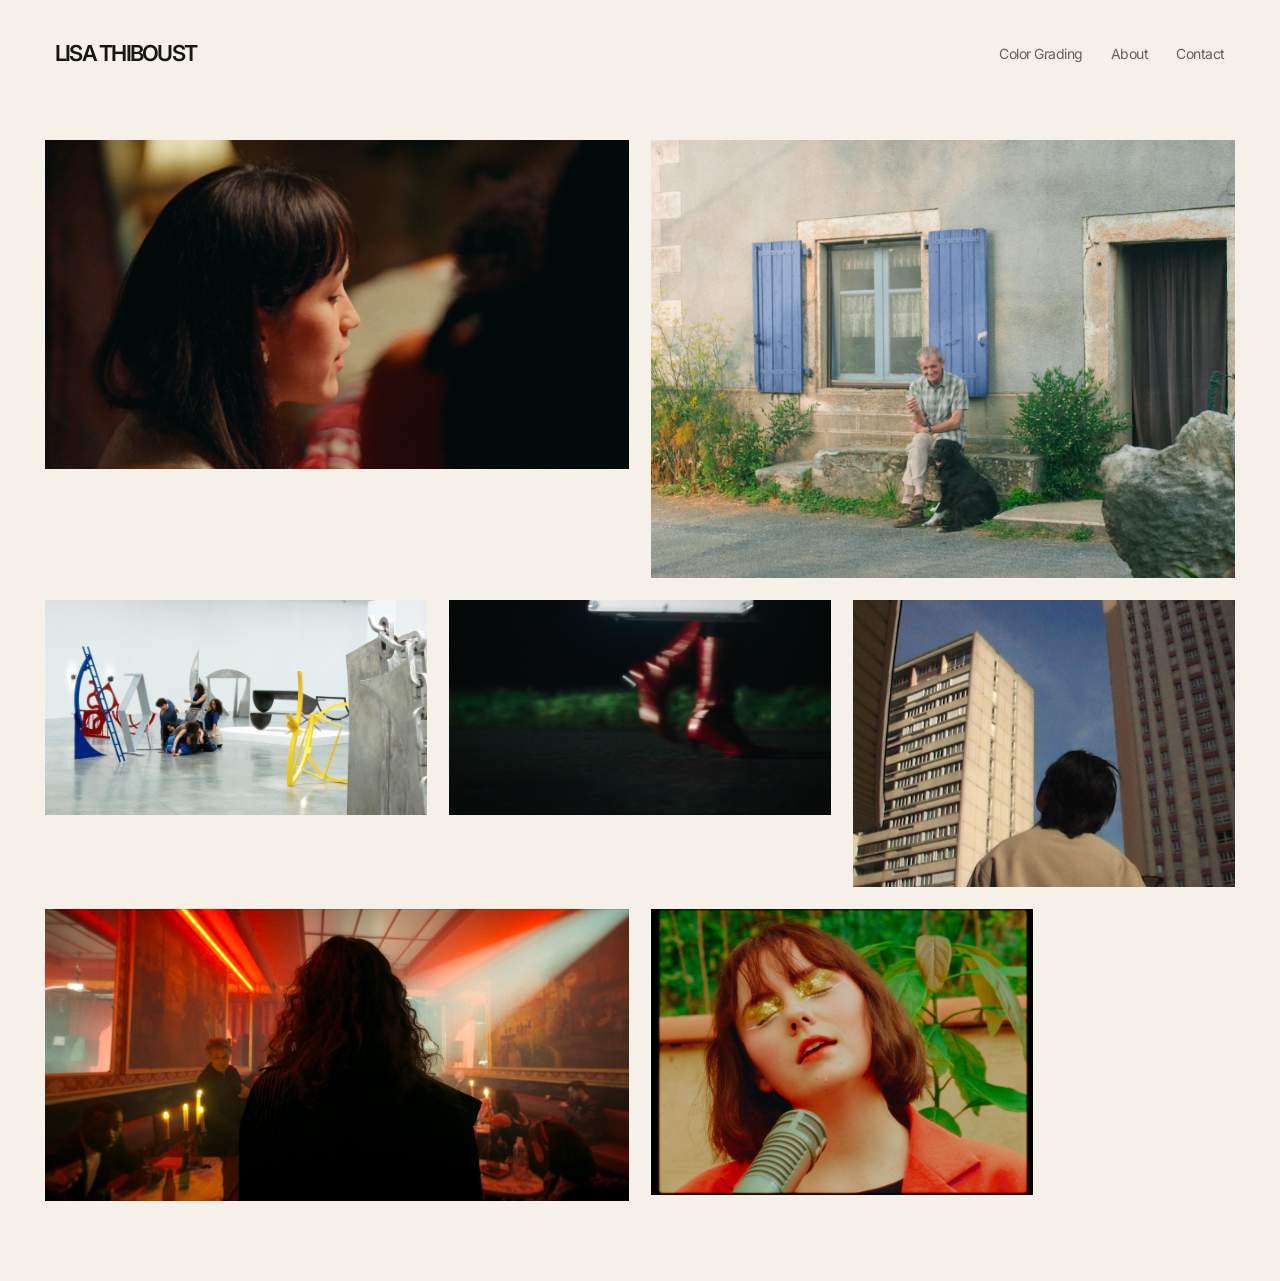
<file: index.html>
<!DOCTYPE html>
<html lang="fr">

<head>

    <meta charset="UTF-8">
    <meta name="viewport" content="width=device-width, initial-scale=1.0">

    <title>Work — LISA THIBOUST</title>

    <link rel="stylesheet" href="css/style.css">
    <link rel="stylesheet" href="css/work.css">

    <link rel="preconnect" href="https://fonts.googleapis.com">
    <link rel="preconnect" href="https://fonts.gstatic.com" crossorigin>
    <link href="https://fonts.googleapis.com/css2?family=Inter:wght@300;400;500&display=swap" rel="stylesheet">

</head>


<body>


<header class="nav">

    <a href="index.html" class="logo">
        LISA THIBOUST
    </a>


   
<nav class="nav-links">
        
    <a href="color-grading.html">Color Grading</a>
    <a href="about.html">About</a>
    <a href="contact.html">Contact</a>

</nav>

</header>



<main class="work-page">


 <section class="work-grid">


<!-- FACE À MOI-->

<a href="projects/fam.html" class="project wide r16">

    <div class="image-container">

        <img src="images/work/fam.jpg" alt="FAM">

        <div class="project-info">

            <h2>FACE À MOI</h2>

            <p>Documentary Series</p>

        </div>

    </div>

</a>

<!-- JACK -->

<a href="projects/jack.html" class="project wide r43">

    <div class="image-container">

        <img src="images/work/jack.jpg" alt="Important Jack">

        <div class="project-info">

            <h2>JACK</h2>

            <p>Short Film</p>

        </div>

    </div>

</a>


<!-- PALAIS DE TOKYO -->

<a href="projects/palais-de-tokyo.html" class="project r16">

    <div class="image-container">

        <img src="images/work/palais-de-tokyo.jpg" alt="Palais de Tokyo">

        <div class="project-info">

            <h2>PALAIS DE TOKYO</h2>

            <p>Performance Film</p>

        </div>

    </div>

</a>


<!-- ROSES IN THE BATHROOM -->

<a href="projects/roses-in-the-bathroom.html" class="project r16">

    <div class="image-container">

        <img src="images/work/roses-in-the-bathroom.jpg" alt="Rosés in the Bathroom">

        <div class="project-info">

            <h2>ROSES IN THE BATHROOM</h2>

            <p>Music Video</p>

        </div>

    </div>

</a>



<!-- FILTHY LEOPARD -->

<a href="projects/filthy-leopard.html" class="project wide r21">

    <div class="image-container">

        <img src="images/work/filthy-leopard.jpg" alt="Filthy Leopard">

        <div class="project-info">

            <h2>FILTHY LEOPARD</h2>

            <p>Music Video</p>

        </div>

    </div>

</a>





<!-- RIVIERE EN FEU -->

<a href="projects/riviere-en-feu.html" class="project r43">

    <div class="image-container">

        <img src="images/work/riviere-en-feu.jpg" alt="Rivière en feu">

        <div class="project-info">

            <h2>RIVIÈRE EN FEU</h2>

            <p>Music Video</p>

        </div>

    </div>

</a>



<!-- RAYON GAIA -->

<a href="projects/rayon-gaia.html" class="project r43">

    <div class="image-container">

        <img src="images/work/rayon-gaia.jpg" alt="Rayon Gaia">

        <div class="project-info">

            <h2>RAYON GAIA</h2>

            <p>Music Video</p>

        </div>

    </div>

</a>




</section>
</file>
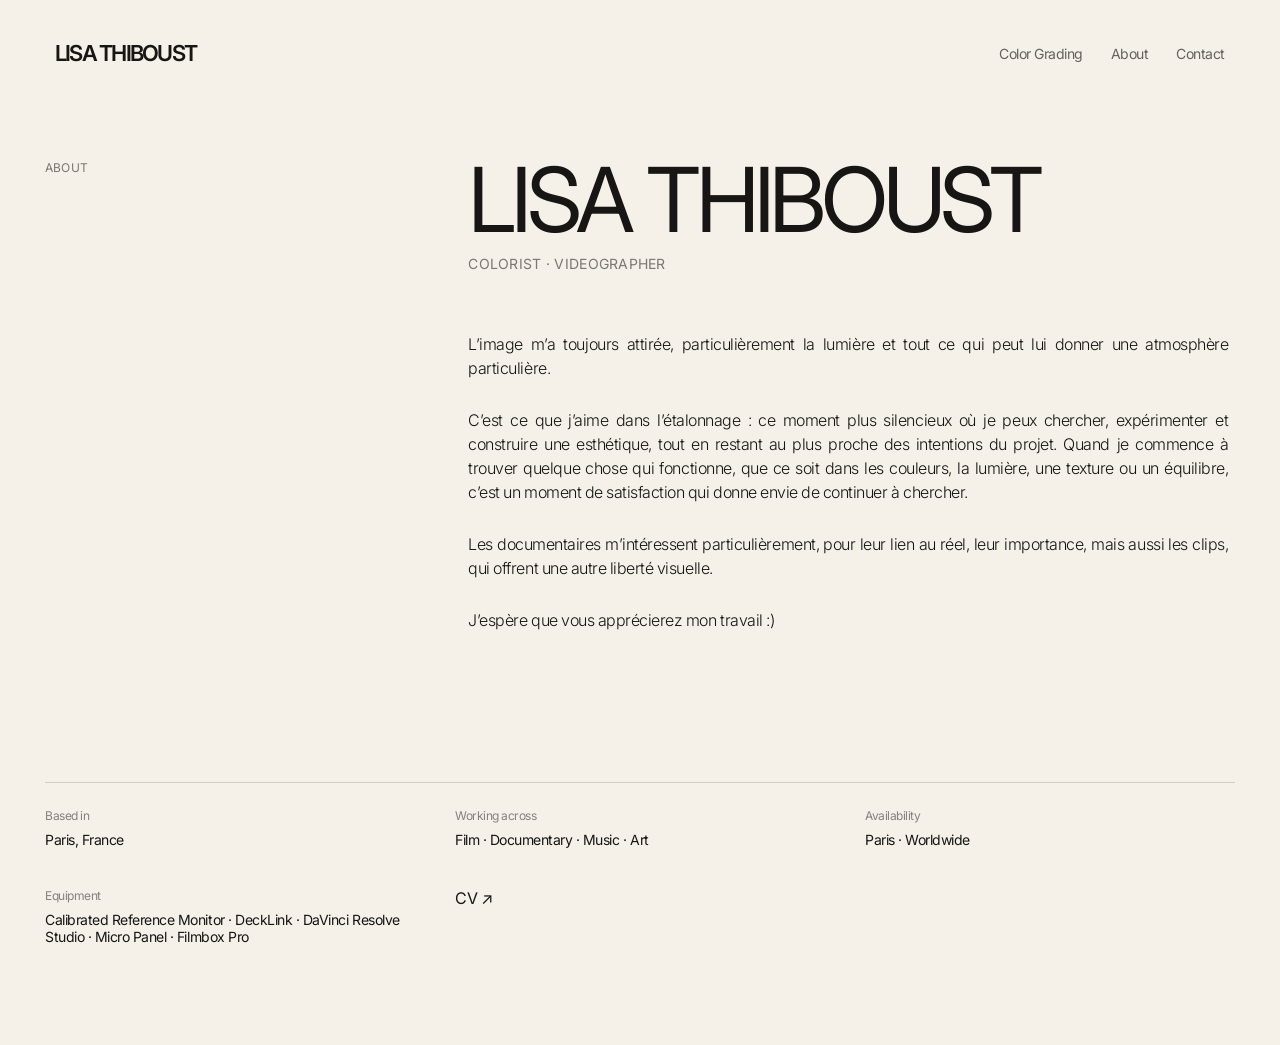
<file: about.html>
<!DOCTYPE html>

<html lang="fr">

<head>


<meta charset="UTF-8">
<meta name="viewport" content="width=device-width, initial-scale=1.0">

<title>About — LISA THIBOUST</title>

<link rel="stylesheet" href="css/style.css">
<link rel="stylesheet" href="css/about.css">

<link rel="preconnect" href="https://fonts.googleapis.com">
<link rel="preconnect" href="https://fonts.gstatic.com" crossorigin>

<link
    href="https://fonts.googleapis.com/css2?family=Inter:wght@300;400;500&display=swap"
    rel="stylesheet"
>


</head>

<body>

<header class="nav">


<a href="index.html" class="logo">
    LISA THIBOUST
</a>


<nav class="nav-links">

    <a href="color-grading.html">Color Grading</a>
    <a href="about.html">About</a>
    <a href="contact.html">Contact</a>

</nav>


</header>

<main class="about-page">


<section class="about-intro">

    <p class="about-label">
        ABOUT
    </p>


    <div class="about-content">

        <h1>
            LISA THIBOUST
        </h1>

        <p class="about-role">
            COLORIST · VIDEOGRAPHER
        </p>


        <div class="about-text">

            <p>
                L’image m’a toujours attirée, particulièrement la lumière et tout ce qui peut lui donner une atmosphère particulière.
            </p>

            <p>
                C’est ce que j’aime dans l’étalonnage : ce moment plus silencieux où je peux chercher, expérimenter et construire une esthétique, tout en restant au plus proche des intentions du projet.
            
              Quand je commence à trouver quelque chose qui fonctionne, que ce soit dans les couleurs, la lumière, une texture ou un équilibre, c’est un moment de satisfaction qui donne envie de continuer à chercher.

            </p>

            <p>
                Les documentaires m’intéressent particulièrement, pour leur lien au réel, leur importance, mais aussi les clips, qui offrent une autre liberté visuelle.
            </p>

            <p>
                J’espère que vous apprécierez mon travail :)
            </p>

        </div>

    </div>

</section>



<section class="about-details">


    <div class="detail">

        <span>Based in</span>

        <p>Paris, France</p>

    </div>


    <div class="detail">

        <span>Working across</span>

        <p>
            Film · Documentary · Music · Art
        </p>

    </div>


    <div class="detail">

        <span>Availability</span>

        <p>
            Paris · Worldwide
        </p>

    </div>


    <div class="detail">

        <span>Equipment</span>

        <p>
            Calibrated Reference Monitor · DeckLink · DaVinci Resolve Studio · Micro Panel · Filmbox Pro 
        </p>

    </div>


    <a href="images/Lisa-Thiboust-CV.pdf" target="_blank" class="cv-link">
        CV ↗
    </a>


</section>


</main>

</body>

</html>
</file>
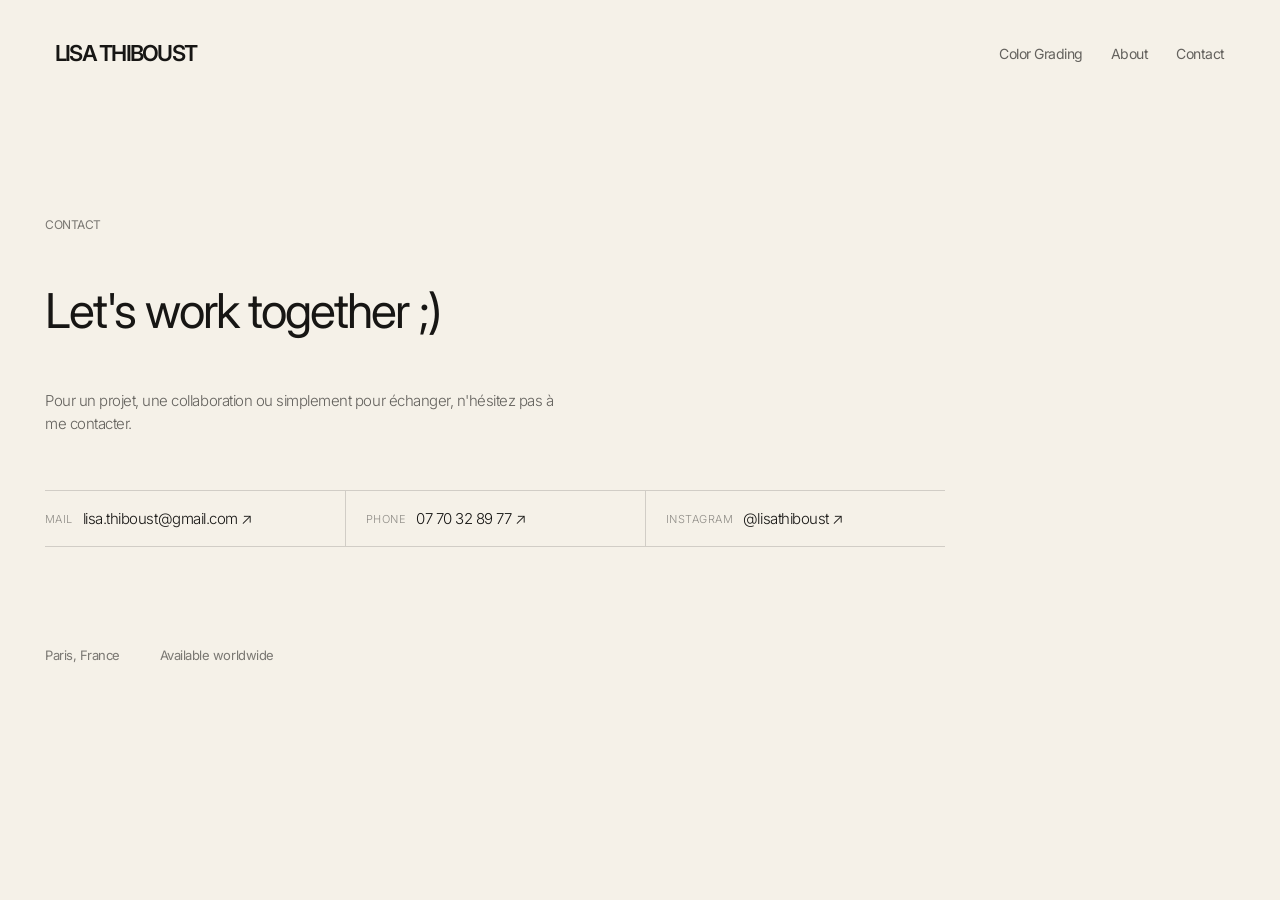
<file: contact.html>
<!DOCTYPE html>
<html lang="fr">

<head>

    <meta charset="UTF-8">
    <meta name="viewport" content="width=device-width, initial-scale=1.0">

    <title>Contact — LISA THIBOUST</title>

    <link rel="stylesheet" href="css/style.css">
    <link rel="stylesheet" href="css/contact.css">

    <link rel="preconnect" href="https://fonts.googleapis.com">
    <link rel="preconnect" href="https://fonts.gstatic.com" crossorigin>

    <link
        href="https://fonts.googleapis.com/css2?family=Inter:wght@300;400;500&display=swap"
        rel="stylesheet"
    >

</head>


<body>


<header class="nav">

    <a href="index.html" class="logo">
        LISA THIBOUST
    </a>


<nav class="nav-links">

   
    <a href="color-grading.html">Color Grading</a>
    <a href="about.html">About</a>
    <a href="contact.html">Contact</a>

</nav>
</header>



<main class="contact-page">


    <section class="contact-content">


        <p class="contact-label">
            CONTACT
        </p>


        <h1>
            Let's work together ;)
                </h1>


        <div class="contact-intro">

    <p>
        Pour un projet, une collaboration ou simplement pour échanger,
        n'hésitez pas à me contacter.
    </p>

</div>


<div class="contact-links">

    <a href="mailto:lisa.thiboust@gmail.com">
        <span>Mail</span>
        lisa.thiboust@gmail.com
        ↗
    </a>

   <a href="tel:+33770328977">
        <span>Phone</span>
        07 70 32 89 77
        ↗
    </a>


    <a href="https://www.instagram.com/lisathiboust/" target="_blank">
        <span>Instagram</span>
        @lisathiboust
        ↗
    </a>

</div>


        <div class="contact-details">

            <p>
                Paris, France
            </p>

            <p>
                Available worldwide
            </p>

        </div>


    </section>


</main>


</body>

</html>
</file>
<file: css/style.css>
/* =========================================
   LISA PORTFOLIO V2
   Global style
========================================= */


/* RESET */

* {
    margin: 0;
    padding: 0;
    box-sizing: border-box;
}


html {
    scroll-behavior: smooth;
}


body {
    background: #F5F1E8;
    color: #171614;
    font-family: "Inter", Arial, sans-serif;
    font-weight: 400;
    letter-spacing: -0.03em;
}


a {
    color: inherit;
    text-decoration: none;
}


/* NAVIGATION */

.nav {

    position: fixed;
    top: 0;
    left: 0;

    width: 100%;

    display: flex;
    justify-content: space-between;
    align-items: center;

    padding: 40px 55px;

    z-index: 10;
}


.logo {

    font-size: 22px;
    font-weight: 600;
    letter-spacing: -0.08em;
    transition: opacity .25s ease;

}

.logo:hover{

    opacity:.7;

}



.nav-links {

    display: flex;
    gap: 28px;

}


.nav-links a {

    font-size: 14px;
    opacity: 0.65;

    transition: opacity 0.3s ease;

}


.nav-links a:hover {

    opacity: 1;

}


/* HOME IMAGE */

.hero {

    min-height: 100vh;

    display: flex;
    justify-content: center;
    align-items: center;

}


.hero-image {

    width: 70vw;
    height: 72vh;

}


.hero-image img {

    width: 100%;
    height: 100%;

    object-fit: cover;

}


/* MOBILE */

@media (max-width: 800px) {


    .nav {

        padding: 25px 20px;

    }


    .nav-links {

        gap: 18px;

    }


    .hero-image {

        width: 90vw;
        height: 65vh;

    }

}

/* WORK DROPDOWN */

    .nav-dropdown {
    position: relative;
    display: flex;
    align-items: center;
}

.nav-dropdown-button {
    border: none;
    background: none;
    color: inherit;
    font-family: inherit;
    font-size: 14px;
    font-weight: 400;
    letter-spacing: inherit;
    opacity: 0.65;

    cursor: pointer;
    padding: 0;
    margin: 0;

    transition: opacity 0.3s ease;
}

.nav-dropdown-button:hover {
    opacity: 1;
}

.nav-dropdown-menu {
    position: absolute;
    top: 100%;
    left: 50%;
    transform: translateX(-50%) translateY(8px);

    min-width: 150px;
    padding-top: 15px;

    opacity: 0;
    visibility: hidden;
    transition: opacity 0.25s ease, transform 0.25s ease;
}

.nav-dropdown-menu a {
    display: block;
    padding: 5px 0;

    color: inherit;
    text-decoration: none;
    font-size: 13px;
    white-space: nowrap;
}

/* ouverture au survol */

.nav-dropdown:hover .nav-dropdown-menu {
    opacity: 1;
    visibility: visible;
    transform: translateX(-50%) translateY(0);
}
</file>
<file: css/work.css>
/* =========================================
   WORK PAGE
========================================= */


.work-page {

    padding: 140px 45px 80px;

}



/* =========================================
   GRID
========================================= */


.work-grid {

    display:grid;

    grid-template-columns:repeat(6, 1fr);

    gap:22px;

    align-items:start;

    grid-auto-flow:dense;

}



/* =========================================
   PROJECT
========================================= */


.project {

    display:block;

    text-decoration:none;

    color:#F8F5EE;

}



/* Taille normale */

.project{

    grid-column:span 2;

}

/* Un peu plus grand */

.project.wide{

    grid-column:span 3;

}

/* Projet principal */

.project.large{

    grid-column:span 4;

}



/* =========================================
   IMAGE CONTAINER
========================================= */


.image-container {

    position:relative;

    overflow:hidden;

    width:100%;

}



/* =========================================
   RATIOS
========================================= */


.r16 .image-container {

    aspect-ratio:16 / 9;

}


.r43 .image-container {

    aspect-ratio:4 / 3;

}


.r21 .image-container {

    aspect-ratio:2 / 1;

}


.scope .image-container {

    aspect-ratio:2.39 / 1;

}


.portrait .image-container {

    aspect-ratio:3 / 4;

}



/* =========================================
   IMAGE
========================================= */


.image-container img {

    width:100%;

    height:100%;

    object-fit:cover;

    display:block;

    transition:transform .7s ease;

}


.image-container:hover img {

    transform:scale(1.03);

}



/* =========================================
   HOVER TEXT
========================================= */


.project-info {

    position:absolute;

    inset:0;

    display:flex;

    flex-direction:column;

    justify-content:flex-end;

    padding:25px;


    background:linear-gradient(
        to top,
        rgba(0,0,0,.65),
        rgba(0,0,0,.15),
        transparent
    );


    opacity:0;

    transition:opacity .35s ease;

}



.image-container:hover .project-info {

    opacity:1;

}



.project-info h2 {

    font-size:17px;

    font-weight:500;

    letter-spacing:-0.03em;

    margin:0;

}



.project-info p {

    margin-top:5px;

    font-size:13px;

    opacity:.8;

}



/* =========================================
   MOBILE
========================================= */


@media(max-width:900px){


    .work-grid {

        grid-template-columns:repeat(2,1fr);

    }


    
.project,
.project.wide,
.project.large{

    grid-column:span 2;

}

}



@media(max-width:600px){


    .work-page {

        padding:110px 20px 50px;

    }


    .work-grid {

        grid-template-columns:1fr;

    }


.project,
.project.wide,
.project.large{

    grid-column:span 1;

}

            
}
</file>
<file: css/about.css>
/* =========================================
   ABOUT PAGE
========================================= */


.about-page {

    padding: 160px 45px 100px;

}



/* =========================================
   INTRO
========================================= */


.about-intro {

    display:grid;

    grid-template-columns:1fr 2fr;

    gap:40px;

    max-width:1200px;

}


.about-label {

    font-size:12px;

    letter-spacing:.02em;

    opacity:.55;

}


.about-content {

    max-width:760px;

}


.about-content h1 {

    margin:0;

    font-size:clamp(42px, 7vw, 92px);

    font-weight:400;

    letter-spacing:-.06em;

    line-height:.9;

}


.about-role {

    margin-top:14px;

    font-size:14px;

    letter-spacing:.02em;

    opacity:.55;

}


.about-text {

    margin-top:60px;
    max-width:800px;
 text-align:justify;

}


.about-text p {

    margin:0;

    font-size:16px;

    line-height:1.50;

    font-weight:300;

}


.about-text p + p {

    margin-top:28px;

}



/* =========================================
   DETAILS
========================================= */


.about-details {

    margin-top:150px;

    padding-top:25px;

    border-top:1px solid rgba(0,0,0,.15);

    display:grid;

    grid-template-columns:repeat(3,1fr);

    gap:40px;

    max-width:1200px;

}


.detail span {

    display:block;

    font-size:12px;

    opacity:.5;

}


.detail p {

    margin-top:8px;

    font-size:14px;

}



/* =========================================
   MOBILE
========================================= */


@media(max-width:800px) {


    .about-page {

        padding:120px 25px 70px;

    }


    .about-intro {

        grid-template-columns:1fr;

        gap:45px;

    }


    .about-text {

        margin-top:60px;

    }


    .about-text p {

        font-size:16px;

    }


    .about-details {

        margin-top:100px;

        grid-template-columns:1fr;

        gap:30px;

    }

}
</file>
<file: css/contact.css>
/* =========================================
   CONTACT PAGE
========================================= */


.contact-page {

    min-height:calc(100vh - 80px);

    padding:160px 45px 100px;

    display:flex;

    align-items:center;

}



/* =========================================
   CONTENT
========================================= */


.contact-content {

    width:100%;

    max-width:1200px;

}


.contact-label {

    font-size:12px;

    opacity:.55;

    margin-bottom:55px;

}


.contact-content h1 {

    margin:0;

    font-size:48px;

    font-weight:400;

    letter-spacing:-0.04em;

    line-height:1;

}


/* =========================================
   LINKS
========================================= */


.contact-intro {

    margin-top:55px;

    max-width:520px;

}


.contact-intro p {

    margin:0;

    font-size:15px;

    line-height:1.5;

    font-weight:300;

    opacity:.65;

}


.contact-links {

    margin-top:55px;

    display:grid;

    grid-template-columns:repeat(3, minmax(0, 1fr));

    max-width:900px;

    border-top:1px solid rgba(0,0,0,.15);

}


.contact-links a {

    display:flex;

    align-items:center;

    gap:10px;

    padding:18px 20px 18px 0;

    color:inherit;

    text-decoration:none;

    font-size:15px;

    font-weight:300;

    border-bottom:1px solid rgba(0,0,0,.15);

    transition:opacity .25s ease;

}


.contact-links a + a {

    padding-left:20px;

    border-left:1px solid rgba(0,0,0,.15);

}


.contact-links a span {

    font-size:11px;

    text-transform:uppercase;

    letter-spacing:.04em;

    opacity:.45;

}


.contact-links a:hover {

    opacity:.5;

}


/* =========================================
   DETAILS
========================================= */


.contact-details {

    margin-top:100px;

    display:flex;

    gap:40px;

}


.contact-details p {

    margin:0;

    font-size:13px;

    opacity:.55;

}



/* =========================================
   MOBILE
========================================= */


@media(max-width:600px) {


    .contact-page {

        padding:120px 20px 60px;

    }


    .contact-label {

        margin-bottom:40px;

    }


    .contact-content h1 {

        font-size:clamp(38px, 5vw, 68px);

    }


   .contact-links {

    grid-template-columns:1fr;

}


.contact-links a + a {

    padding-left:0;

    border-left:none;

}


    .contact-details {

        margin-top:70px;

        flex-direction:column;

        gap:8px;

    }

}
</file>
